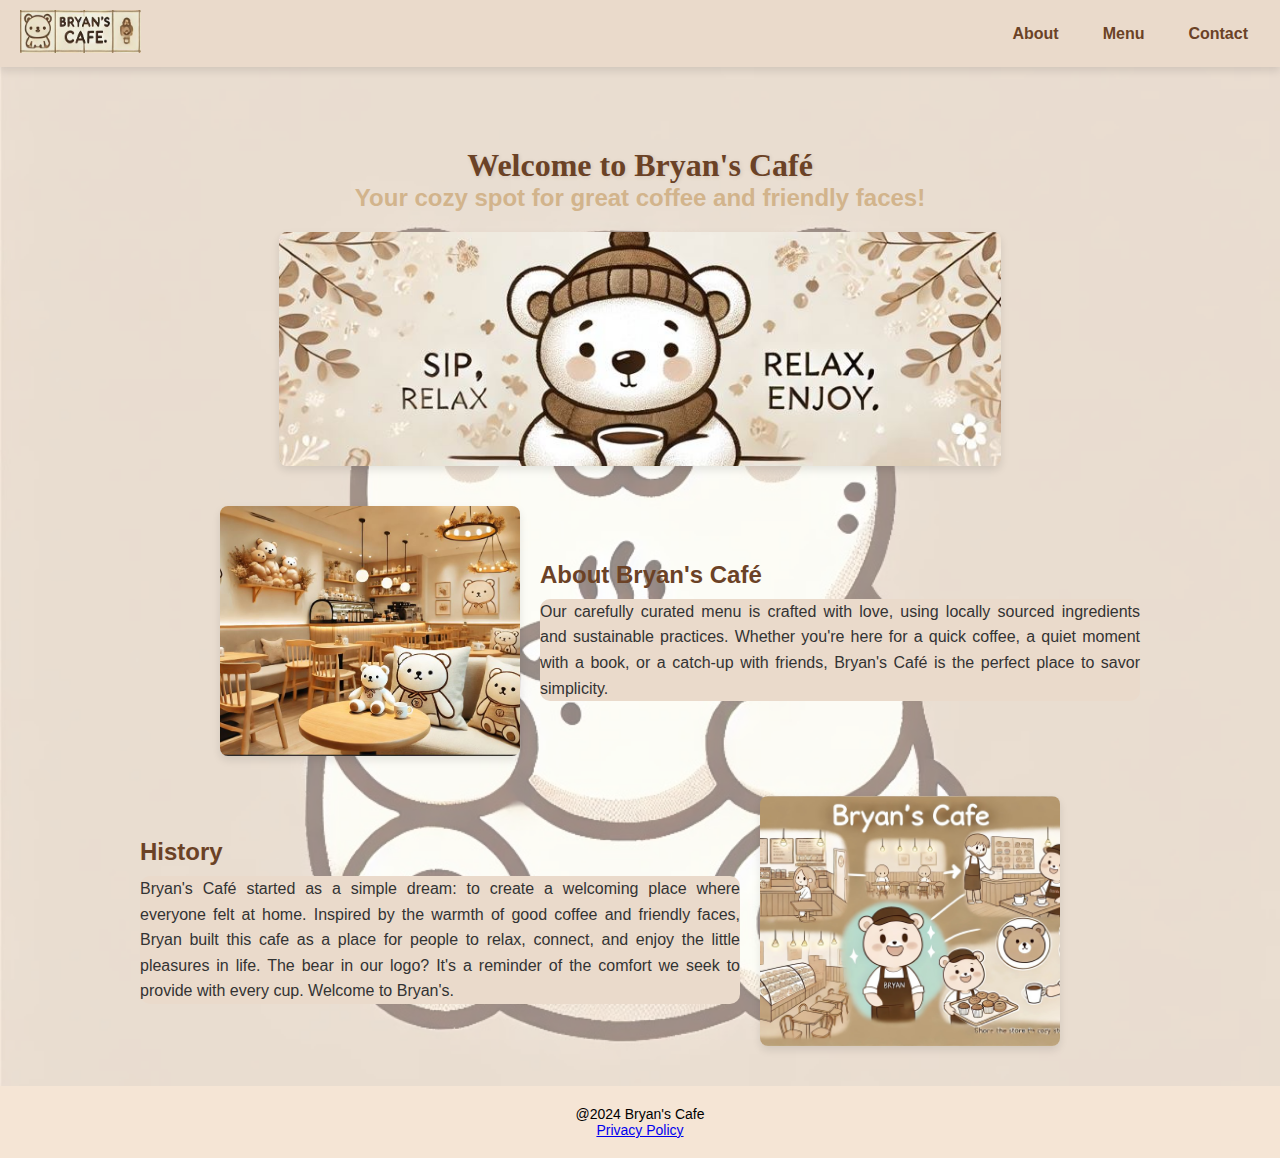
<file: index.html>
<!DOCTYPE html>
<html lang="es">
  <head>
    <meta charset="UTF-8" />
    <meta name="viewport" content="width=device-width, initial-scale=1.0" />
    <title>About - Bryan's Café</title>
    <link rel="stylesheet" href="styles.css" />
  </head>
  <body>
    <header>
      <nav class="navbar">
        <a href="index.html"
          ><img src="images/logo.JPG" alt="Company Logo" class="logo"
        /></a>
        <ul class="nav-links">
          <li><a href="index.html">About</a></li>
          <li><a href="menu.html">Menu</a></li>
          <li><a href="contact.html">Contact</a></li>
        </ul>
      </nav>
    </header>

    <div class="title">
      <h1>Welcome to Bryan's Café</h1>
      <h2>Your cozy spot for great coffee and friendly faces!</h2>
    </div>

    <section class="banner">
      <img
        src="images/banner.jpg"
        alt="Banner de Bryan's Café"
        class="banner-image"
      />
    </section>

    <section class="about-section">
      <div class="about-container">
        <div class="about-content">
          <h2>About Bryan's Café</h2>
          <p>
            Our carefully curated menu is crafted with love, using locally
            sourced ingredients and sustainable practices. Whether you're here
            for a quick coffee, a quiet moment with a book, or a catch-up with
            friends, Bryan's Café is the perfect place to savor simplicity.
          </p>
        </div>
        <div class="about-image-container">
          <img
            src="images/about.jpg"
            alt="Imagen de Bryan's Café"
            class="about-image"
          />
        </div>
      </div>
    </section>

    <section class="about-section">
      <div class="about-container">
        <div class="about-content">
          <h2>History</h2>
          <p>
            Bryan's Café started as a simple dream: to create a welcoming place
            where everyone felt at home. Inspired by the warmth of good coffee
            and friendly faces, Bryan built this cafe as a place for people to
            relax, connect, and enjoy the little pleasures in life. The bear in
            our logo? It's a reminder of the comfort we seek to provide with
            every cup. Welcome to Bryan's.
          </p>
        </div>
        <div class="about-image-container">
          <img
            src="images/history.jpg"
            alt="Imagen de Bryan's Café"
            class="about-image"
          />
        </div>
      </div>
    </section>

    <footer>
      <p id="footer-text">@2024 Bryan's Cafe</p>
      <a href="privacy.html" target="_blank">Privacy Policy</a>
    </footer>

    <script src="script.js"></script>
  </body>
</html>
</file>
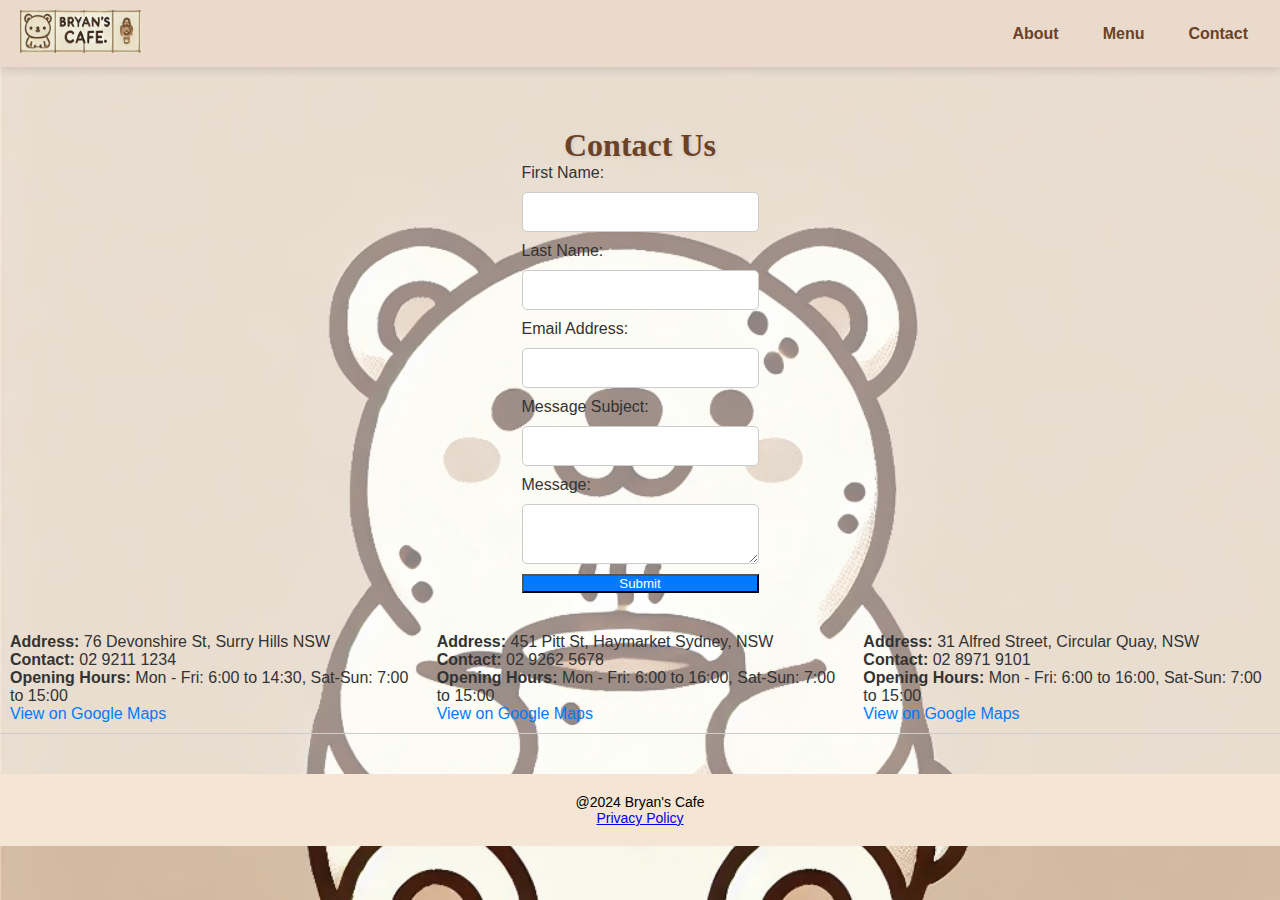
<file: contact.html>
<!DOCTYPE html>
<html lang="es">
  <head>
    <meta charset="UTF-8" />
    <meta name="viewport" content="width=device-width, initial-scale=1.0" />
    <title>Contact - Bryan's Café</title>
    <link rel="stylesheet" href="styles.css" />
  </head>
  <body>
    <header>
      <nav class="navbar">
        <a href="index.html"
          ><img src="images/logo.JPG" alt="Company Logo" class="logo"
        /></a>
        <ul class="nav-links">
          <li><a href="index.html">About</a></li>
          <li><a href="menu.html">Menu</a></li>
          <li><a href="contact.html">Contact</a></li>
        </ul>
      </nav>
    </header>

    <main>
      <h1>Contact Us</h1>
      <div class="form-section">
        <form class="contact-form" id="enquiryForm">
          <label for="firstName">First Name:</label>
          <input type="text" id="firstName" name="firstName" required />

          <label for="lastName">Last Name:</label>
          <input type="text" id="lastName" name="lastName" required />

          <label for="email">Email Address:</label>
          <input type="email" id="email" name="email" required />

          <label for="subject">Message Subject:</label>
          <input type="text" id="subject" name="subject" required />

          <label for="message">Message:</label>
          <textarea id="message" name="message" required></textarea>

          <button type="submit">Submit</button>
          <p id="confirmationMessage" style="display: none">
            Your message has been sent!
          </p>
        </form>
      </div>
      <div class="branches-section">
        <h2>Our Branches</h2>
      </div>
    </main>

    <footer>
      <p id="footer-text">@2024 Bryan's Cafe</p>
      <a href="privacy.html" target="_blank">Privacy Policy</a>
    </footer>

    <script src="script.js"></script>
  </body>
</html>
</file>
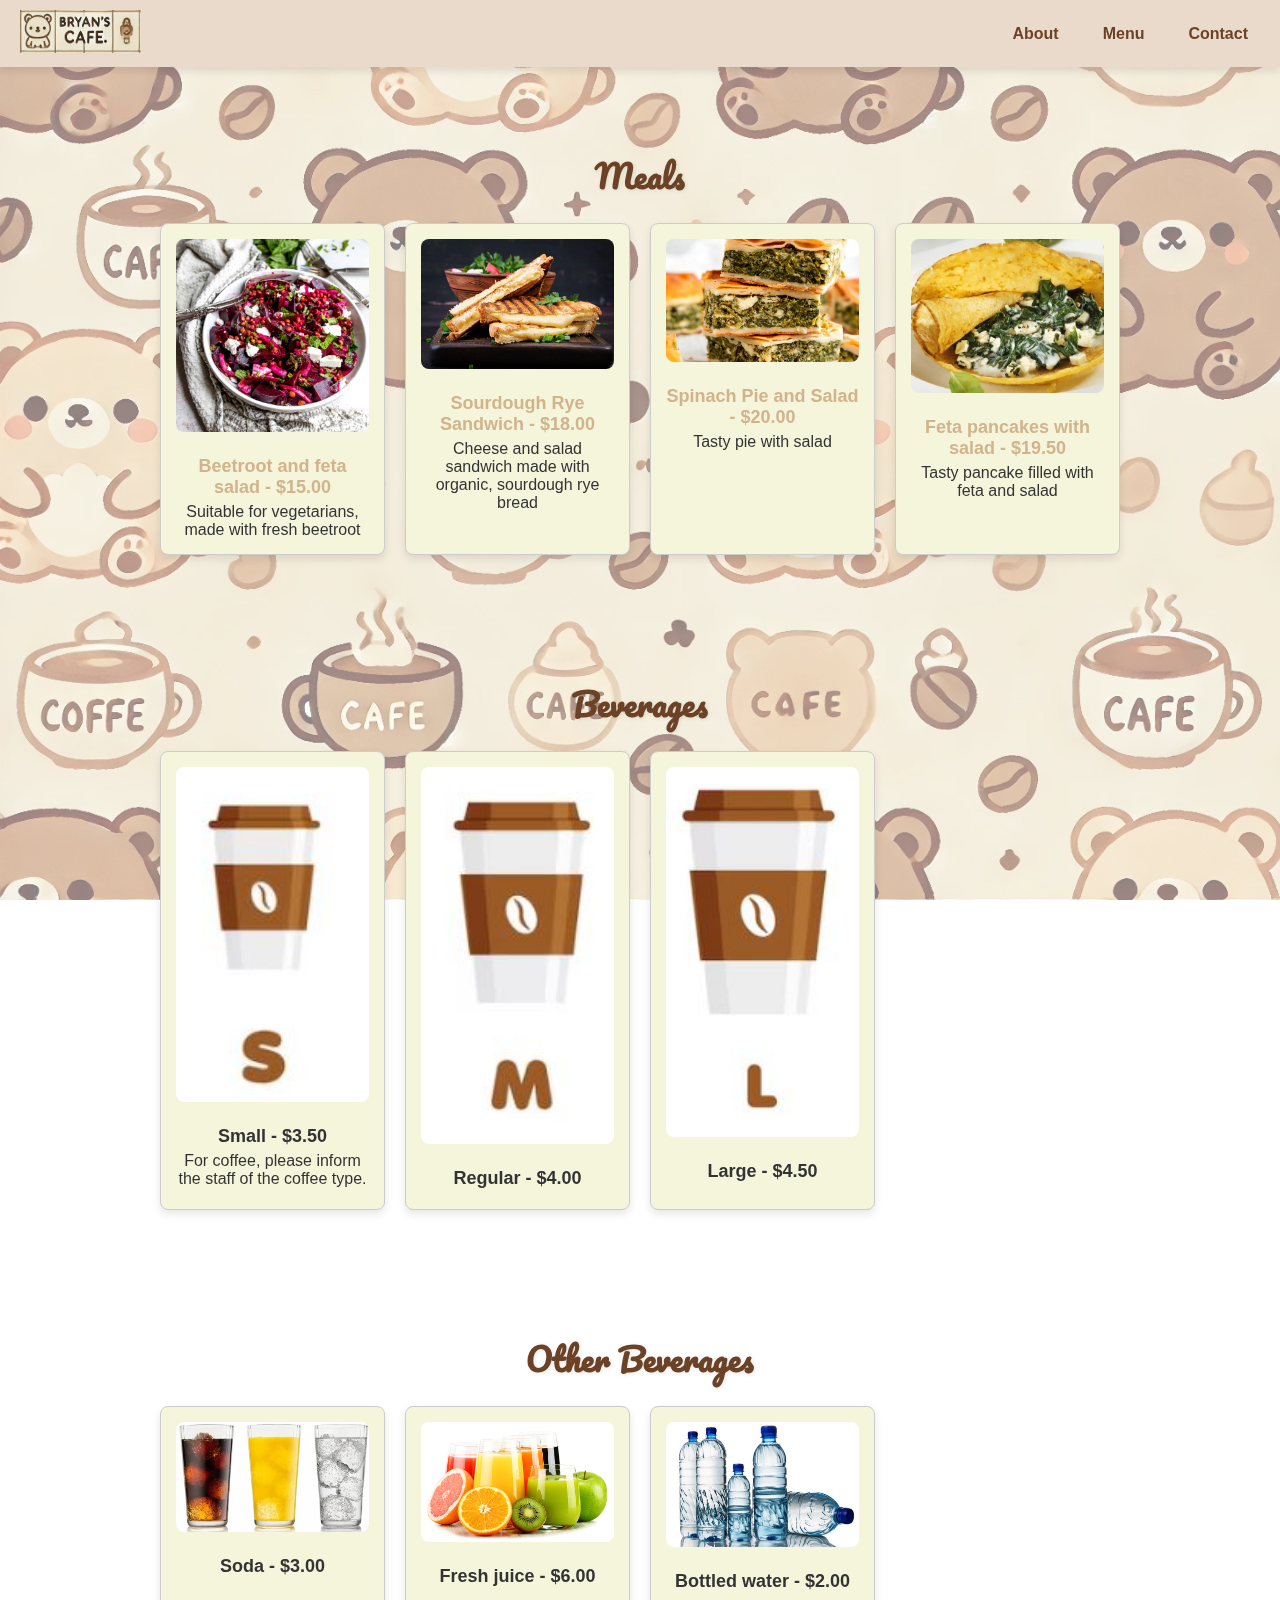
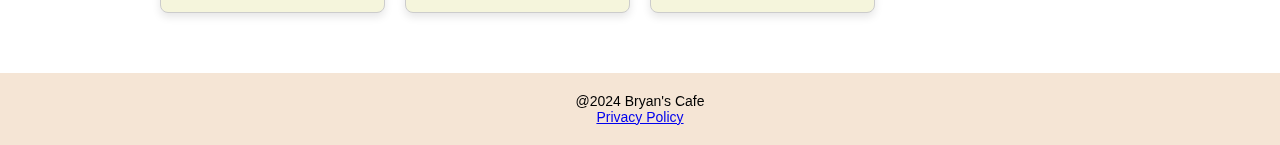
<file: menu.html>
<!DOCTYPE html>
<html lang="es">
  <head>
    <meta charset="UTF-8" />
    <meta name="viewport" content="width=device-width, initial-scale=1.0" />
    <title>Menu - Bryan's Café</title>
    <link rel="stylesheet" href="styles.css" />
    <link
      href="https://fonts.googleapis.com/css2?family=Pacifico&display=swap"
      rel="stylesheet"
    />
  </head>
  <body class="menu-page">
    <header>
      <nav class="navbar">
        <a href="index.html"
          ><img src="images/logo.JPG" alt="Company Logo" class="logo"
        /></a>
        <ul class="nav-links">
          <li><a href="index.html">About</a></li>
          <li><a href="menu.html">Menu</a></li>
          <li><a href="contact.html">Contact</a></li>
        </ul>
      </nav>
    </header>

    <main>
      <div class="section-container">
        <h1>Meals</h1>
        <div id="meals" class="meals-grid"></div>
      </div>

      <div class="section-container">
        <h1>Beverages</h1>
        <div id="beverages" class="beverages-grid"></div>
      </div>

      <div class="section-container">
        <h1>Other Beverages</h1>
        <div id="other-beverages" class="other-beverages-grid"></div>
      </div>
    </main>

 
    <footer>
      <p id="footer-text">@2024 Bryan's Cafe</p>
      <a href="privacy.html" target="_blank">Privacy Policy</a>
    </footer>

    <script src="script.js"></script>
    <script src="loadMenu.js"></script>
  </body>
</html>
</file>
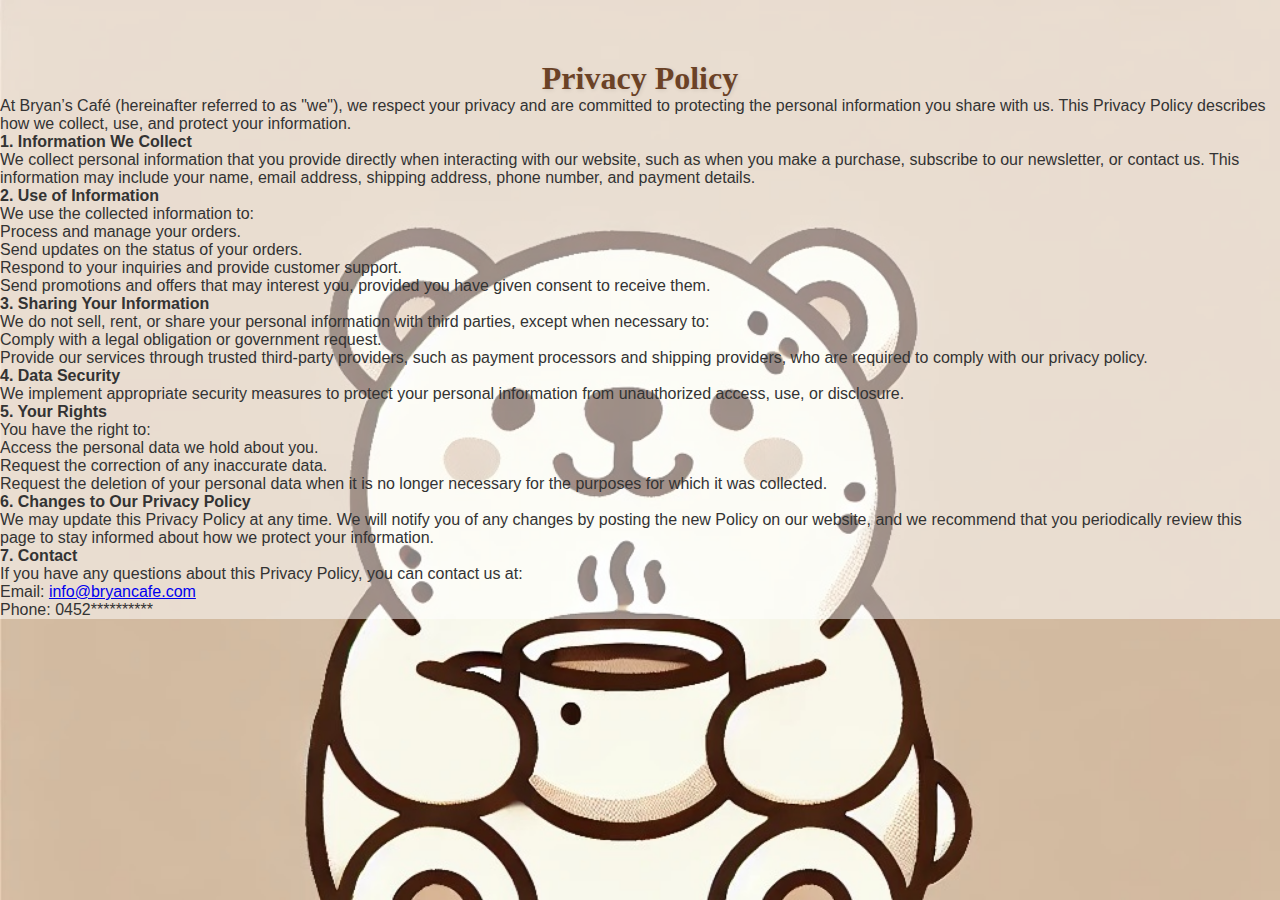
<file: privacy.html>
<!DOCTYPE html>
<html lang="es">
  <head>
    <meta charset="UTF-8" />
    <meta name="viewport" content="width=device-width, initial-scale=1.0" />
    <title>Privacy Policy - Bryan's Café</title>
    <link rel="stylesheet" href="styles.css" />
  </head>
 <body>
    <h1>Privacy Policy</h1>
    <p>
      At Bryan’s Café (hereinafter referred to as "we"), we respect your privacy
      and are committed to protecting the personal information you share with
      us. This Privacy Policy describes how we collect, use, and protect your
      information.
    </p>

    <h4>1. Information We Collect</h4>
    <p>
      We collect personal information that you provide directly when interacting
      with our website, such as when you make a purchase, subscribe to our
      newsletter, or contact us. This information may include your name, email
      address, shipping address, phone number, and payment details.
    </p>

    <h4>2. Use of Information</h4>
    <p>We use the collected information to:</p>
    <ul>
      <li>Process and manage your orders.</li>
      <li>Send updates on the status of your orders.</li>
      <li>Respond to your inquiries and provide customer support.</li>
      <li>
        Send promotions and offers that may interest you, provided you have
        given consent to receive them.
      </li>
    </ul>

    <h4>3. Sharing Your Information</h4>
    <p>
      We do not sell, rent, or share your personal information with third
      parties, except when necessary to:
    </p>
    <ul>
      <li>Comply with a legal obligation or government request.</li>
      <li>
        Provide our services through trusted third-party providers, such as
        payment processors and shipping providers, who are required to comply
        with our privacy policy.
      </li>
    </ul>

    <h4>4. Data Security</h4>
    <p>
      We implement appropriate security measures to protect your personal
      information from unauthorized access, use, or disclosure.
    </p>

    <h4>5. Your Rights</h4>
    <p>You have the right to:</p>
    <ul>
      <li>Access the personal data we hold about you.</li>
      <li>Request the correction of any inaccurate data.</li>
      <li>
        Request the deletion of your personal data when it is no longer
        necessary for the purposes for which it was collected.
      </li>
    </ul>

    <h4>6. Changes to Our Privacy Policy</h4>
    <p>
      We may update this Privacy Policy at any time. We will notify you of any
      changes by posting the new Policy on our website, and we recommend that
      you periodically review this page to stay informed about how we protect
      your information.
    </p>

    <h4>7. Contact</h4>
    <p>
      If you have any questions about this Privacy Policy, you can contact us
      at:
    </p>
    <ul>
      <li>Email: <a href="mailto:info@bryancafe.com">info@bryancafe.com</a></li>
      <li>Phone: 0452**********</li>
    </ul>
  </body>
</html>
</file>
<file: styles.css>
* {
  margin: 0;
  padding: 0;
  box-sizing: border-box;
}

body {
  background-image: url("images/backg.jpg");
  background-size: cover;
  background-repeat: no-repeat;
  background-attachment: fixed;
  color: #333;
  font-family: Arial, sans-serif;
  margin: 0;
  padding: 0;
  position: relative;
}

body::before {
  content: "";
  position: absolute;
  top: 0;
  left: 0;
  width: 100%;
  height: 100%;
  background-color: rgba(255, 255, 255, 0.5);
  z-index: -1;
}

/* Estilos específicos para la página About en index.html */
.about-section {
  display: flex;
  justify-content: center;
  padding: 20px 0;
}

.about-container {
  display: flex;
  align-items: center;
  gap: 20px;
  max-width: 1000px;
  width: 100%;
}

.about-image-container {
  flex-shrink: 0;
  display: flex;
  justify-content: center;
}

.about-image {
  width: 300px;
  height: 250px;
  object-fit: cover;
  border-radius: 8px;
  box-shadow: 0 4px 8px rgba(0, 0, 0, 0.1);
}

.about-content {
  max-width: 600px;
}

.about-content h2 {
  font-size: 24px;
  color: #6b4226;
  margin-bottom: 10px;
  text-align: left;
}

.about-content p {
  font-size: 16px;
  color: #333;
  line-height: 1.6;
  text-align: justify;
  background-color: #eadacb;
  border-radius: 10px;
}

@media (min-width: 1025px) {
  .about-section:first-of-type .about-container {
    flex-direction: row;
  }

  .about-section:nth-of-type(2) .about-container {
    flex-direction: row-reverse;
  }
}

.navbar {
  display: flex;
  justify-content: space-between;
  align-items: center;
  background-color: #eadacb;
  padding: 10px 20px;
  box-shadow: 0 4px 8px rgba(0, 0, 0, 0.1);
}

.logo {
  width: 121px;
  height: 43px;
}

.nav-links {
  list-style: none;
  display: flex;
  gap: 20px;
}

.nav-links a {
  color: #6b4226;
  text-decoration: none;
  font-weight: bold;
  font-size: 16px;
  padding: 8px 12px;
  border-radius: 5px;
  transition: background-color 0.3s, color 0.3s;
}

.nav-links a:hover {
  background-color: #6b4226;
  color: #ffffff;
}

.title {
  text-align: center;
  margin: 20px 0;
}

.banner {
  display: flex;
  justify-content: center;
  align-items: center;
  margin: 20px 0;
}

.banner-image {
  width: 722px;
  height: 234px;
  object-fit: cover;
  border-radius: 8px;
  box-shadow: 0 4px 8px rgba(0, 0, 0, 0.1);
}

footer {
  text-align: center;
  padding: 20px;
  background-color: #f5e5d5;
  color: black;
  font-size: 14px;
  margin-top: 20px;
}

.menu-page {
  background-image: url("images/background.jpg");
  background-size: cover;
  background-repeat: no-repeat;
  background-attachment: fixed;
  backdrop-filter: opacity(0.7);
  color: #333;
}

.menu-item h3,
.menu-item h4 {
  font-size: 18px;
  margin: 10px 0 5px;
}

.section-container {
  max-width: 1000px;
  margin: 0 auto;
  text-align: center;
  padding: 20px 0;
}

.section-container h2 {
  font-size: 24px;
  margin-bottom: 20px;
}

.meals-grid,
.beverages-grid,
.other-beverages-grid {
  display: grid;
  grid-template-columns: repeat(auto-fill, minmax(200px, 1fr));
  gap: 20px;
  padding: 20px;
  justify-content: center;
}

.menu-item {
  border: 1px solid #ccc;
  border-radius: 8px;
  padding: 15px;
  text-align: center;
  box-shadow: 0 4px 8px rgba(0, 0, 0, 0.1);
  background-color: #f5f5dc;
}

.menu-item img {
  width: 100%;
  height: auto;
  border-radius: 8px;
  margin-bottom: 10px;
}

h1 {
  font-family: "Pacifico", cursive;
  color: #6b4226;
  text-align: center;
  text-shadow: 1px 1px 4px rgba(0, 0, 0, 0.1);
  padding-top: 60px;
}

h2,
h3 {
  color: #d2b48c;
  text-align: center;
}

.contact-container {
  width: 90%;
  max-width: 800px;
  margin: 0 auto;
  padding: 20px;
  box-shadow: 0px 4px 8px rgba(0, 0, 0, 0.2);
  border-radius: 8px;
}

.form-section {
  font-family: Arial, sans-serif;
  display: flex;
  justify-content: center;
  align-items: center;
  margin-bottom: 10px;
  padding-bottom: 0;
}

.branches-section {
  font-family: Arial, sans-serif;
  display: flex;
  justify-content: center;
  align-items: center;
  margin-top: 10px;
}

.contact-form {
  display: flex;
  flex-direction: column;
  gap: 10px;
  margin-bottom: 20px;
}

.contact-form input,
.contact-form textarea,
contact-form button {
  padding: 10px;
  font-size: 16px;
  border: 1px solid #ccc;
  border-radius: 5px;
}

.contact-form button {
  background-color: #007bff;
  color: white;
  cursor: pointer;
}

.contact-form button:hover {
  background-color: #0056b3;
}

.branch {
  margin-bottom: 20px;
  padding: 10px;
  border-bottom: 1px solid #ccc;
}

.branch a {
  color: #007bff;
  text-decoration: none;
}

.branch a:hover {
  text-decoration: underline;
}

#confirmationMessage {
  color: green;
  font-weight: bold;
  margin-top: 10px;
}
</file>
